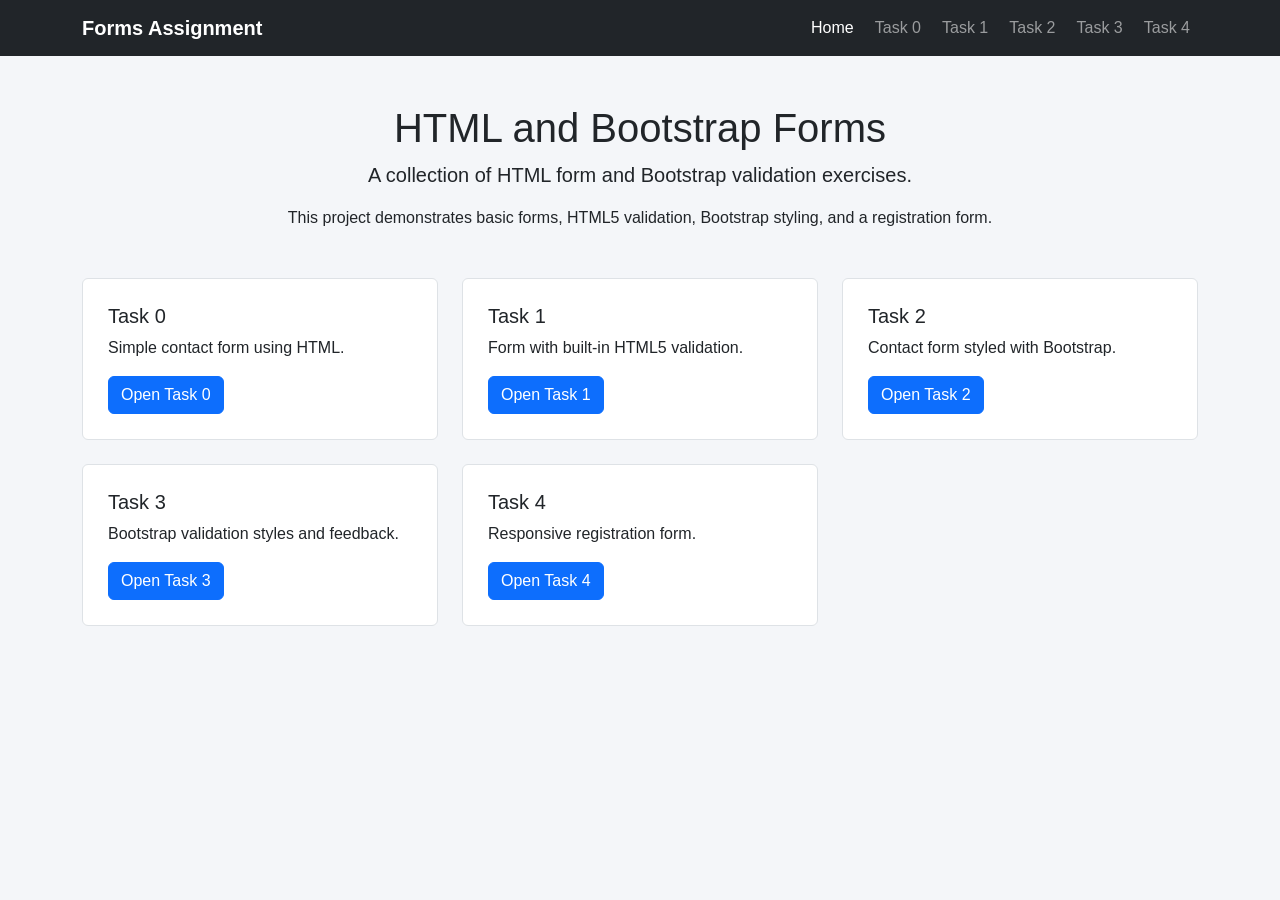
<file: index.html>
<!DOCTYPE html>
<html lang="en">
<head>
    <meta charset="UTF-8">
    <meta name="viewport" content="width=device-width, initial-scale=1.0">
    <title>HTML Forms Assignment</title>
    <link href="https://cdn.jsdelivr.net/npm/bootstrap@5.3.3/dist/css/bootstrap.min.css" rel="stylesheet">
    <link rel="stylesheet" href="style.css">
</head>
<body>

<nav class="navbar navbar-expand-lg navbar-dark bg-dark">
    <div class="container">
        <a class="navbar-brand" href="index.html">Forms Assignment</a>
        <button class="navbar-toggler" type="button" data-bs-toggle="collapse" data-bs-target="#navbarMenu">
            <span class="navbar-toggler-icon"></span>
        </button>
        <div class="collapse navbar-collapse" id="navbarMenu">
            <ul class="navbar-nav ms-auto">
                <li class="nav-item"><a class="nav-link active" href="index.html">Home</a></li>
                <li class="nav-item"><a class="nav-link" href="task0.html">Task 0</a></li>
                <li class="nav-item"><a class="nav-link" href="task1.html">Task 1</a></li>
                <li class="nav-item"><a class="nav-link" href="task2.html">Task 2</a></li>
                <li class="nav-item"><a class="nav-link" href="task3.html">Task 3</a></li>
                <li class="nav-item"><a class="nav-link" href="task4.html">Task 4</a></li>
            </ul>
        </div>
    </div>
</nav>

<main class="container py-5">
    <div class="text-center mb-5">
        <h1>HTML and Bootstrap Forms</h1>
        <p class="lead">A collection of HTML form and Bootstrap validation exercises.</p>
        <p>This project demonstrates basic forms, HTML5 validation, Bootstrap styling, and a registration form.</p>
    </div>

    <div class="row g-4">
        <div class="col-md-6 col-lg-4">
            <div class="card h-100">
                <div class="card-body">
                    <h2 class="h5">Task 0</h2>
                    <p>Simple contact form using HTML.</p>
                    <a href="task0.html" class="btn btn-primary">Open Task 0</a>
                </div>
            </div>
        </div>

        <div class="col-md-6 col-lg-4">
            <div class="card h-100">
                <div class="card-body">
                    <h2 class="h5">Task 1</h2>
                    <p>Form with built-in HTML5 validation.</p>
                    <a href="task1.html" class="btn btn-primary">Open Task 1</a>
                </div>
            </div>
        </div>

        <div class="col-md-6 col-lg-4">
            <div class="card h-100">
                <div class="card-body">
                    <h2 class="h5">Task 2</h2>
                    <p>Contact form styled with Bootstrap.</p>
                    <a href="task2.html" class="btn btn-primary">Open Task 2</a>
                </div>
            </div>
        </div>

        <div class="col-md-6 col-lg-4">
            <div class="card h-100">
                <div class="card-body">
                    <h2 class="h5">Task 3</h2>
                    <p>Bootstrap validation styles and feedback.</p>
                    <a href="task3.html" class="btn btn-primary">Open Task 3</a>
                </div>
            </div>
        </div>

        <div class="col-md-6 col-lg-4">
            <div class="card h-100">
                <div class="card-body">
                    <h2 class="h5">Task 4</h2>
                    <p>Responsive registration form.</p>
                    <a href="task4.html" class="btn btn-primary">Open Task 4</a>
                </div>
            </div>
        </div>
    </div>
</main>

<script src="https://cdn.jsdelivr.net/npm/bootstrap@5.3.3/dist/js/bootstrap.bundle.min.js"></script>
</body>
</html>
</file>
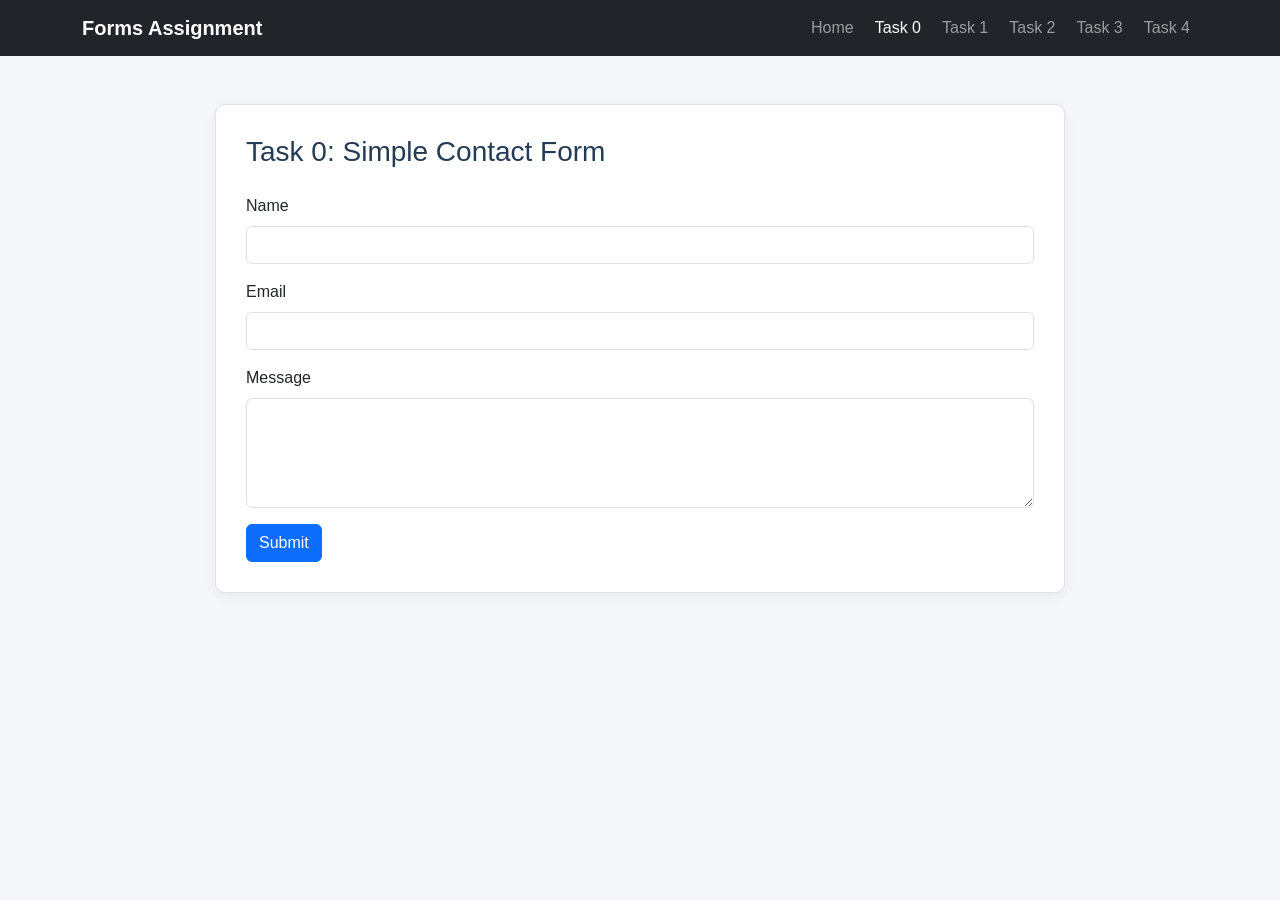
<file: task0.html>
<!DOCTYPE html>
<html lang="en">
<head>
    <meta charset="UTF-8">
    <meta name="viewport" content="width=device-width, initial-scale=1.0">
    <title>Task 0 - Simple Contact Form</title>
    <link href="https://cdn.jsdelivr.net/npm/bootstrap@5.3.3/dist/css/bootstrap.min.css" rel="stylesheet">
    <link rel="stylesheet" href="style.css">
</head>
<body>

<nav class="navbar navbar-expand-lg navbar-dark bg-dark">
    <div class="container">
        <a class="navbar-brand" href="index.html">Forms Assignment</a>
        <button class="navbar-toggler" type="button" data-bs-toggle="collapse" data-bs-target="#navbarMenu">
            <span class="navbar-toggler-icon"></span>
        </button>
        <div class="collapse navbar-collapse" id="navbarMenu">
            <ul class="navbar-nav ms-auto">
                <li class="nav-item"><a class="nav-link" href="index.html">Home</a></li>
                <li class="nav-item"><a class="nav-link active" href="task0.html">Task 0</a></li>
                <li class="nav-item"><a class="nav-link" href="task1.html">Task 1</a></li>
                <li class="nav-item"><a class="nav-link" href="task2.html">Task 2</a></li>
                <li class="nav-item"><a class="nav-link" href="task3.html">Task 3</a></li>
                <li class="nav-item"><a class="nav-link" href="task4.html">Task 4</a></li>
            </ul>
        </div>
    </div>
</nav>

<main class="container py-5">
    <section class="form-card">
        <h1>Task 0: Simple Contact Form</h1>

        <form action="#" method="get">
            <div class="mb-3">
                <label for="name" class="form-label">Name</label>
                <input type="text" id="name" name="name" class="form-control">
            </div>

            <div class="mb-3">
                <label for="email" class="form-label">Email</label>
                <input type="email" id="email" name="email" class="form-control">
            </div>

            <div class="mb-3">
                <label for="message" class="form-label">Message</label>
                <textarea id="message" name="message" class="form-control" rows="4"></textarea>
            </div>

            <button type="submit" class="btn btn-primary">Submit</button>
        </form>
    </section>
</main>

<script src="https://cdn.jsdelivr.net/npm/bootstrap@5.3.3/dist/js/bootstrap.bundle.min.js"></script>
</body>
</html>
</file>
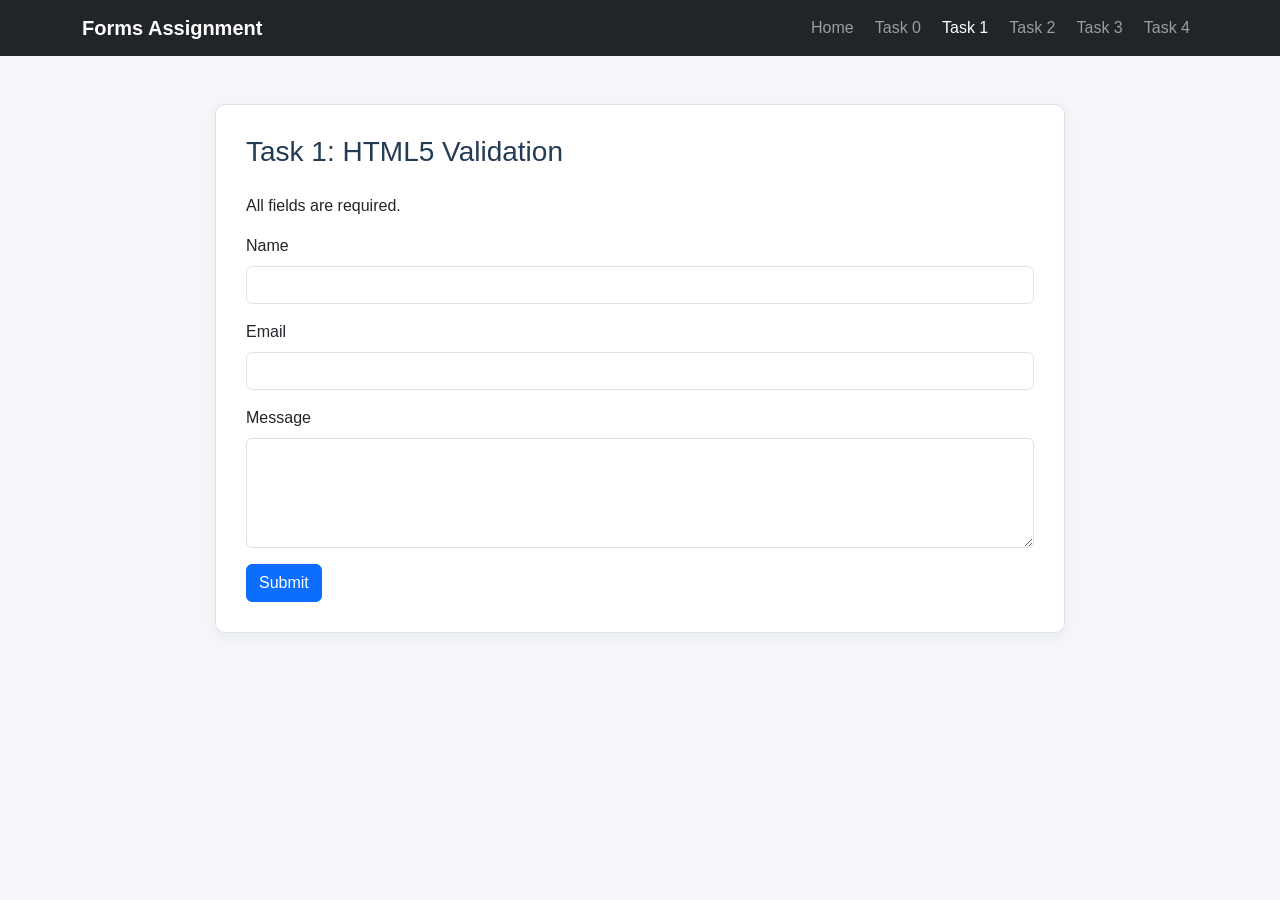
<file: task1.html>
<!DOCTYPE html>
<html lang="en">
<head>
    <meta charset="UTF-8">
    <meta name="viewport" content="width=device-width, initial-scale=1.0">
    <title>Task 1 - HTML5 Validation</title>
    <link href="https://cdn.jsdelivr.net/npm/bootstrap@5.3.3/dist/css/bootstrap.min.css" rel="stylesheet">
    <link rel="stylesheet" href="style.css">
</head>
<body>

<nav class="navbar navbar-expand-lg navbar-dark bg-dark">
    <div class="container">
        <a class="navbar-brand" href="index.html">Forms Assignment</a>
        <button class="navbar-toggler" type="button" data-bs-toggle="collapse" data-bs-target="#navbarMenu">
            <span class="navbar-toggler-icon"></span>
        </button>
        <div class="collapse navbar-collapse" id="navbarMenu">
            <ul class="navbar-nav ms-auto">
                <li class="nav-item"><a class="nav-link" href="index.html">Home</a></li>
                <li class="nav-item"><a class="nav-link" href="task0.html">Task 0</a></li>
                <li class="nav-item"><a class="nav-link active" href="task1.html">Task 1</a></li>
                <li class="nav-item"><a class="nav-link" href="task2.html">Task 2</a></li>
                <li class="nav-item"><a class="nav-link" href="task3.html">Task 3</a></li>
                <li class="nav-item"><a class="nav-link" href="task4.html">Task 4</a></li>
            </ul>
        </div>
    </div>
</nav>

<main class="container py-5">
    <section class="form-card">
        <h1>Task 1: HTML5 Validation</h1>
        <p>All fields are required.</p>

        <form action="#" method="get">
            <div class="mb-3">
                <label for="name" class="form-label">Name</label>
                <input type="text" id="name" name="name"
                       class="form-control" required maxlength="30">
            </div>

            <div class="mb-3">
                <label for="email" class="form-label">Email</label>
                <input type="email" id="email" name="email"
                       class="form-control" required>
            </div>

            <div class="mb-3">
                <label for="message" class="form-label">Message</label>
                <textarea id="message" name="message"
                          class="form-control" rows="4"
                          required maxlength="300"></textarea>
            </div>

            <button type="submit" class="btn btn-primary">Submit</button>
        </form>
    </section>
</main>

<script src="https://cdn.jsdelivr.net/npm/bootstrap@5.3.3/dist/js/bootstrap.bundle.min.js"></script>
</body>
</html>
</file>
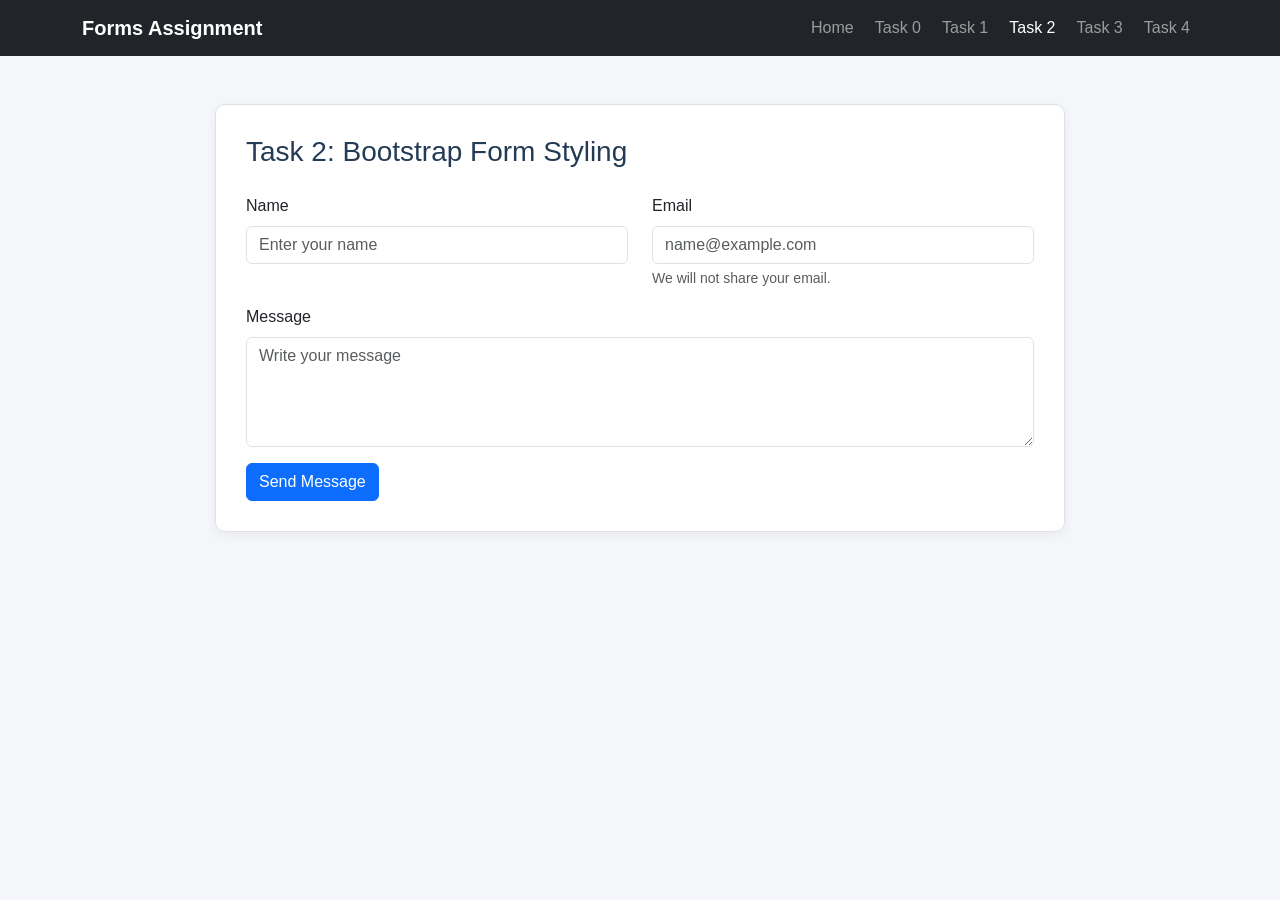
<file: task2.html>
<!DOCTYPE html>
<html lang="en">
<head>
    <meta charset="UTF-8">
    <meta name="viewport" content="width=device-width, initial-scale=1.0">
    <title>Task 2 - Bootstrap Form Styling</title>
    <link href="https://cdn.jsdelivr.net/npm/bootstrap@5.3.3/dist/css/bootstrap.min.css" rel="stylesheet">
    <link rel="stylesheet" href="style.css">
</head>
<body>

<nav class="navbar navbar-expand-lg navbar-dark bg-dark">
    <div class="container">
        <a class="navbar-brand" href="index.html">Forms Assignment</a>
        <button class="navbar-toggler" type="button" data-bs-toggle="collapse" data-bs-target="#navbarMenu">
            <span class="navbar-toggler-icon"></span>
        </button>
        <div class="collapse navbar-collapse" id="navbarMenu">
            <ul class="navbar-nav ms-auto">
                <li class="nav-item"><a class="nav-link" href="index.html">Home</a></li>
                <li class="nav-item"><a class="nav-link" href="task0.html">Task 0</a></li>
                <li class="nav-item"><a class="nav-link" href="task1.html">Task 1</a></li>
                <li class="nav-item"><a class="nav-link active" href="task2.html">Task 2</a></li>
                <li class="nav-item"><a class="nav-link" href="task3.html">Task 3</a></li>
                <li class="nav-item"><a class="nav-link" href="task4.html">Task 4</a></li>
            </ul>
        </div>
    </div>
</nav>

<main class="container py-5">
    <section class="form-card">
        <h1>Task 2: Bootstrap Form Styling</h1>

        <form action="#" method="get">
            <div class="row">
                <div class="col-md-6 mb-3">
                    <label for="name" class="form-label">Name</label>
                    <input type="text" id="name" name="name"
                           class="form-control"
                           placeholder="Enter your name" required>
                </div>

                <div class="col-md-6 mb-3">
                    <label for="email" class="form-label">Email</label>
                    <input type="email" id="email" name="email"
                           class="form-control"
                           placeholder="name@example.com" required>
                    <div class="form-text">We will not share your email.</div>
                </div>
            </div>

            <div class="mb-3">
                <label for="message" class="form-label">Message</label>
                <textarea id="message" name="message"
                          class="form-control" rows="4"
                          placeholder="Write your message" required></textarea>
            </div>

            <button type="submit" class="btn btn-primary">Send Message</button>
        </form>
    </section>
</main>

<script src="https://cdn.jsdelivr.net/npm/bootstrap@5.3.3/dist/js/bootstrap.bundle.min.js"></script>
</body>
</html>
</file>
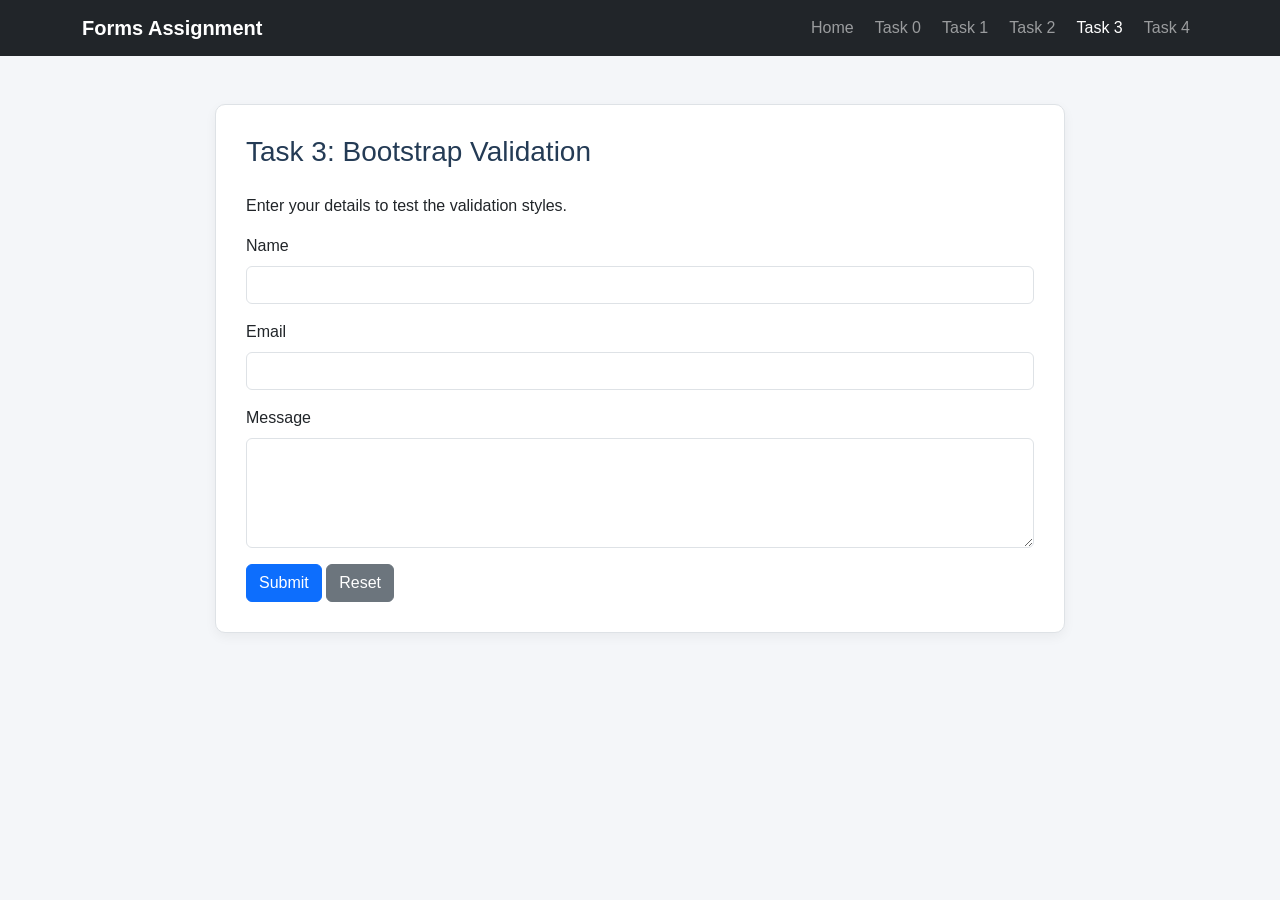
<file: task3.html>
<!DOCTYPE html>
<html lang="en">
<head>
    <meta charset="UTF-8">
    <meta name="viewport" content="width=device-width, initial-scale=1.0">
    <title>Task 3 - Bootstrap Validation</title>
    <link href="https://cdn.jsdelivr.net/npm/bootstrap@5.3.3/dist/css/bootstrap.min.css" rel="stylesheet">
    <link rel="stylesheet" href="style.css">
</head>
<body>

<nav class="navbar navbar-expand-lg navbar-dark bg-dark">
    <div class="container">
        <a class="navbar-brand" href="index.html">Forms Assignment</a>
        <button class="navbar-toggler" type="button" data-bs-toggle="collapse" data-bs-target="#navbarMenu">
            <span class="navbar-toggler-icon"></span>
        </button>
        <div class="collapse navbar-collapse" id="navbarMenu">
            <ul class="navbar-nav ms-auto">
                <li class="nav-item"><a class="nav-link" href="index.html">Home</a></li>
                <li class="nav-item"><a class="nav-link" href="task0.html">Task 0</a></li>
                <li class="nav-item"><a class="nav-link" href="task1.html">Task 1</a></li>
                <li class="nav-item"><a class="nav-link" href="task2.html">Task 2</a></li>
                <li class="nav-item"><a class="nav-link active" href="task3.html">Task 3</a></li>
                <li class="nav-item"><a class="nav-link" href="task4.html">Task 4</a></li>
            </ul>
        </div>
    </div>
</nav>

<main class="container py-5">
    <section class="form-card">
        <h1>Task 3: Bootstrap Validation</h1>
        <p>Enter your details to test the validation styles.</p>

        <form class="needs-validation" novalidate>
            <div class="mb-3">
                <label for="name" class="form-label">Name</label>
                <input type="text" id="name" name="name"
                       class="form-control" required maxlength="30">
                <div class="invalid-feedback">Name is required.</div>
                <div class="valid-feedback">Looks good!</div>
            </div>

            <div class="mb-3">
                <label for="email" class="form-label">Email</label>
                <input type="email" id="email" name="email"
                       class="form-control" required>
                <div class="invalid-feedback">Please enter a valid email.</div>
                <div class="valid-feedback">Looks good!</div>
            </div>

            <div class="mb-3">
                <label for="message" class="form-label">Message</label>
                <textarea id="message" name="message"
                          class="form-control" rows="4"
                          required maxlength="300"></textarea>
                <div class="invalid-feedback">Please enter a message.</div>
                <div class="valid-feedback">Looks good!</div>
            </div>

            <button type="submit" class="btn btn-primary">Submit</button>
            <button type="reset" class="btn btn-secondary">Reset</button>

            <p class="text-success mt-3" id="successMessage" hidden>
                Form submitted successfully!
            </p>
        </form>
    </section>
</main>

<script src="https://cdn.jsdelivr.net/npm/bootstrap@5.3.3/dist/js/bootstrap.bundle.min.js"></script>
<script src="script.js"></script>
</body>
</html>
</file>
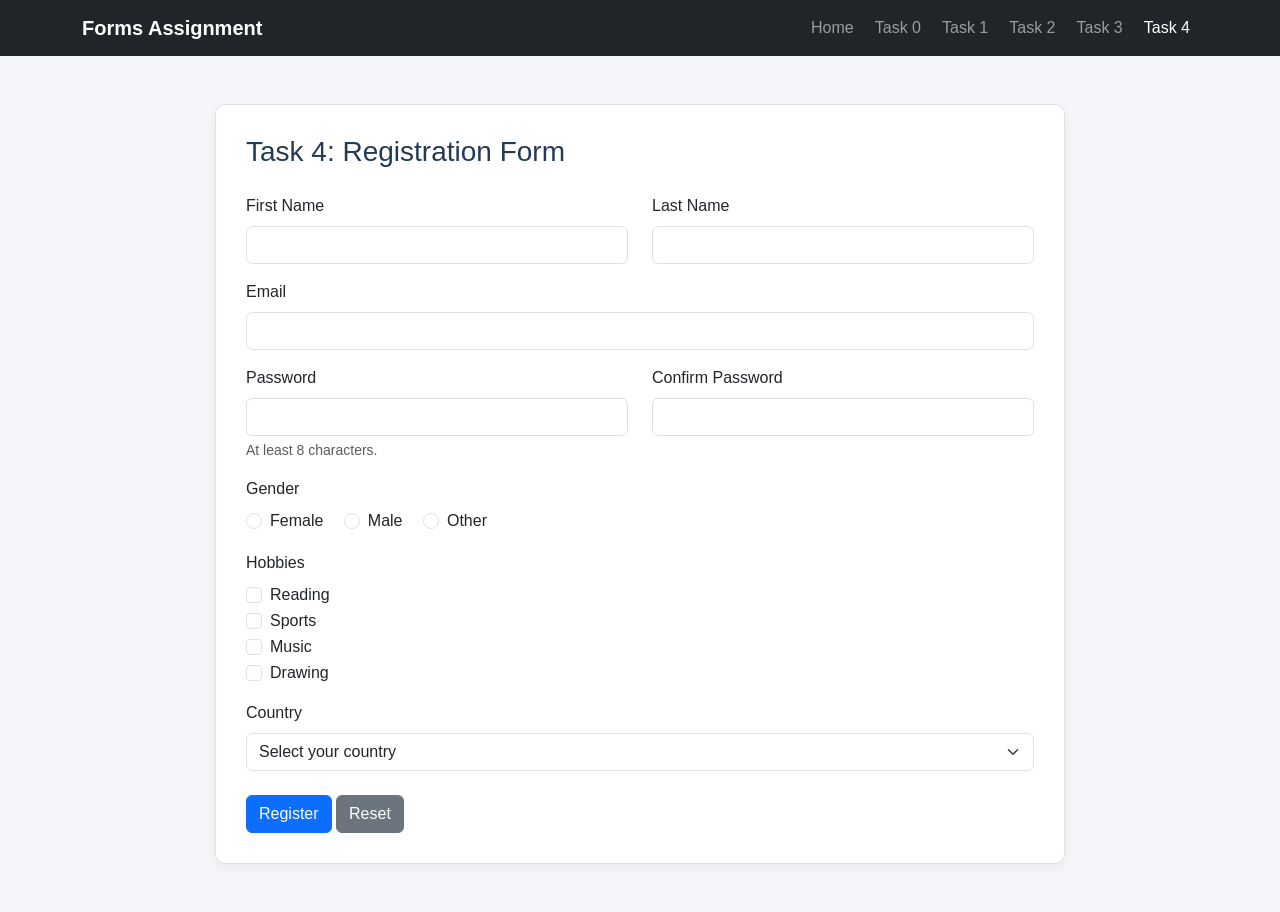
<file: task4.html>
<!DOCTYPE html>
<html lang="en">
<head>
    <meta charset="UTF-8">
    <meta name="viewport" content="width=device-width, initial-scale=1.0">
    <title>Task 4 - Registration Form</title>
    <link href="https://cdn.jsdelivr.net/npm/bootstrap@5.3.3/dist/css/bootstrap.min.css" rel="stylesheet">
    <link rel="stylesheet" href="style.css">
</head>
<body>

<nav class="navbar navbar-expand-lg navbar-dark bg-dark">
    <div class="container">
        <a class="navbar-brand" href="index.html">Forms Assignment</a>
        <button class="navbar-toggler" type="button" data-bs-toggle="collapse" data-bs-target="#navbarMenu">
            <span class="navbar-toggler-icon"></span>
        </button>
        <div class="collapse navbar-collapse" id="navbarMenu">
            <ul class="navbar-nav ms-auto">
                <li class="nav-item"><a class="nav-link" href="index.html">Home</a></li>
                <li class="nav-item"><a class="nav-link" href="task0.html">Task 0</a></li>
                <li class="nav-item"><a class="nav-link" href="task1.html">Task 1</a></li>
                <li class="nav-item"><a class="nav-link" href="task2.html">Task 2</a></li>
                <li class="nav-item"><a class="nav-link" href="task3.html">Task 3</a></li>
                <li class="nav-item"><a class="nav-link active" href="task4.html">Task 4</a></li>
            </ul>
        </div>
    </div>
</nav>

<main class="container py-5">
    <section class="form-card">
        <h1>Task 4: Registration Form</h1>

        <form id="registrationForm" class="needs-validation" novalidate>
            <div class="row">
                <div class="col-md-6 mb-3">
                    <label for="firstName" class="form-label">First Name</label>
                    <input type="text" id="firstName" name="firstName"
                           class="form-control" required maxlength="30">
                    <div class="invalid-feedback">First name is required.</div>
                    <div class="valid-feedback">Looks good!</div>
                </div>

                <div class="col-md-6 mb-3">
                    <label for="lastName" class="form-label">Last Name</label>
                    <input type="text" id="lastName" name="lastName"
                           class="form-control" required maxlength="30">
                    <div class="invalid-feedback">Last name is required.</div>
                    <div class="valid-feedback">Looks good!</div>
                </div>
            </div>

            <div class="mb-3">
                <label for="email" class="form-label">Email</label>
                <input type="email" id="email" name="email"
                       class="form-control" required>
                <div class="invalid-feedback">Enter a valid email.</div>
                <div class="valid-feedback">Looks good!</div>
            </div>

            <div class="row">
                <div class="col-md-6 mb-3">
                    <label for="password" class="form-label">Password</label>
                    <input type="password" id="password" name="password"
                           class="form-control" minlength="8" required>
                    <div class="form-text">At least 8 characters.</div>
                    <div class="invalid-feedback">
                        Password must contain at least 8 characters.
                    </div>
                    <div class="valid-feedback">Password is valid.</div>
                </div>

                <div class="col-md-6 mb-3">
                    <label for="confirmPassword" class="form-label">
                        Confirm Password
                    </label>
                    <input type="password" id="confirmPassword"
                           name="confirmPassword" class="form-control" required>
                    <div class="invalid-feedback">
                        Passwords do not match.
                    </div>
                    <div class="valid-feedback">Passwords match!</div>
                </div>
            </div>

            <div class="mb-3">
                <label class="form-label d-block">Gender</label>

                <div class="form-check form-check-inline">
                    <input type="radio" id="female" name="gender"
                           value="Female" class="form-check-input" required>
                    <label for="female" class="form-check-label">Female</label>
                </div>

                <div class="form-check form-check-inline">
                    <input type="radio" id="male" name="gender"
                           value="Male" class="form-check-input">
                    <label for="male" class="form-check-label">Male</label>
                </div>

                <div class="form-check form-check-inline">
                    <input type="radio" id="other" name="gender"
                           value="Other" class="form-check-input">
                    <label for="other" class="form-check-label">Other</label>
                </div>

                <div class="invalid-feedback" id="genderError">
                    Please select your gender.
                </div>
            </div>

            <div class="mb-3">
                <label class="form-label d-block">Hobbies</label>

                <div class="form-check">
                    <input type="checkbox" id="reading" name="hobbies"
                           value="Reading" class="form-check-input">
                    <label for="reading" class="form-check-label">Reading</label>
                </div>

                <div class="form-check">
                    <input type="checkbox" id="sports" name="hobbies"
                           value="Sports" class="form-check-input">
                    <label for="sports" class="form-check-label">Sports</label>
                </div>

                <div class="form-check">
                    <input type="checkbox" id="music" name="hobbies"
                           value="Music" class="form-check-input">
                    <label for="music" class="form-check-label">Music</label>
                </div>

                <div class="form-check">
                    <input type="checkbox" id="drawing" name="hobbies"
                           value="Drawing" class="form-check-input">
                    <label for="drawing" class="form-check-label">Drawing</label>
                </div>
            </div>

            <div class="mb-4">
                <label for="country" class="form-label">Country</label>
                <select id="country" name="country"
                        class="form-select" required>
                    <option value="" selected disabled>Select your country</option>
                    <option value="Kazakhstan">Kazakhstan</option>
                    <option value="United States">United States</option>
                    <option value="United Kingdom">United Kingdom</option>
                    <option value="Canada">Canada</option>
                    <option value="Other">Other</option>
                </select>
                <div class="invalid-feedback">Please select a country.</div>
                <div class="valid-feedback">Looks good!</div>
            </div>

            <button type="submit" class="btn btn-primary">Register</button>
            <button type="reset" class="btn btn-secondary">Reset</button>

            <p id="registrationSuccess" class="text-success mt-3" hidden>
                All fields are valid! Registration form completed.
            </p>
        </form>
    </section>
</main>

<script src="https://cdn.jsdelivr.net/npm/bootstrap@5.3.3/dist/js/bootstrap.bundle.min.js"></script>
<script src="script.js"></script>
</body>
</html>
</file>
<file: style.css>
body {
    background-color: #f4f6f9;
    font-family: Arial, sans-serif;
}

.navbar-brand {
    font-weight: bold;
}

.nav-link {
    margin-left: 5px;
}

.form-card {
    max-width: 850px;
    margin: 0 auto;
    padding: 30px;
    background-color: white;
    border: 1px solid #dee2e6;
    border-radius: 10px;
    box-shadow: 0 4px 12px rgba(0, 0, 0, 0.05);
}

.form-card h1 {
    margin-bottom: 25px;
    font-size: 28px;
    color: #243b55;
}

.card {
    border: 1px solid #dee2e6;
}

.card-body {
    padding: 25px;
}

textarea {
    resize: vertical;
}

@media (max-width: 576px) {
    .form-card {
        padding: 20px;
    }

    .form-card h1 {
        font-size: 23px;
    }
}
</file>
